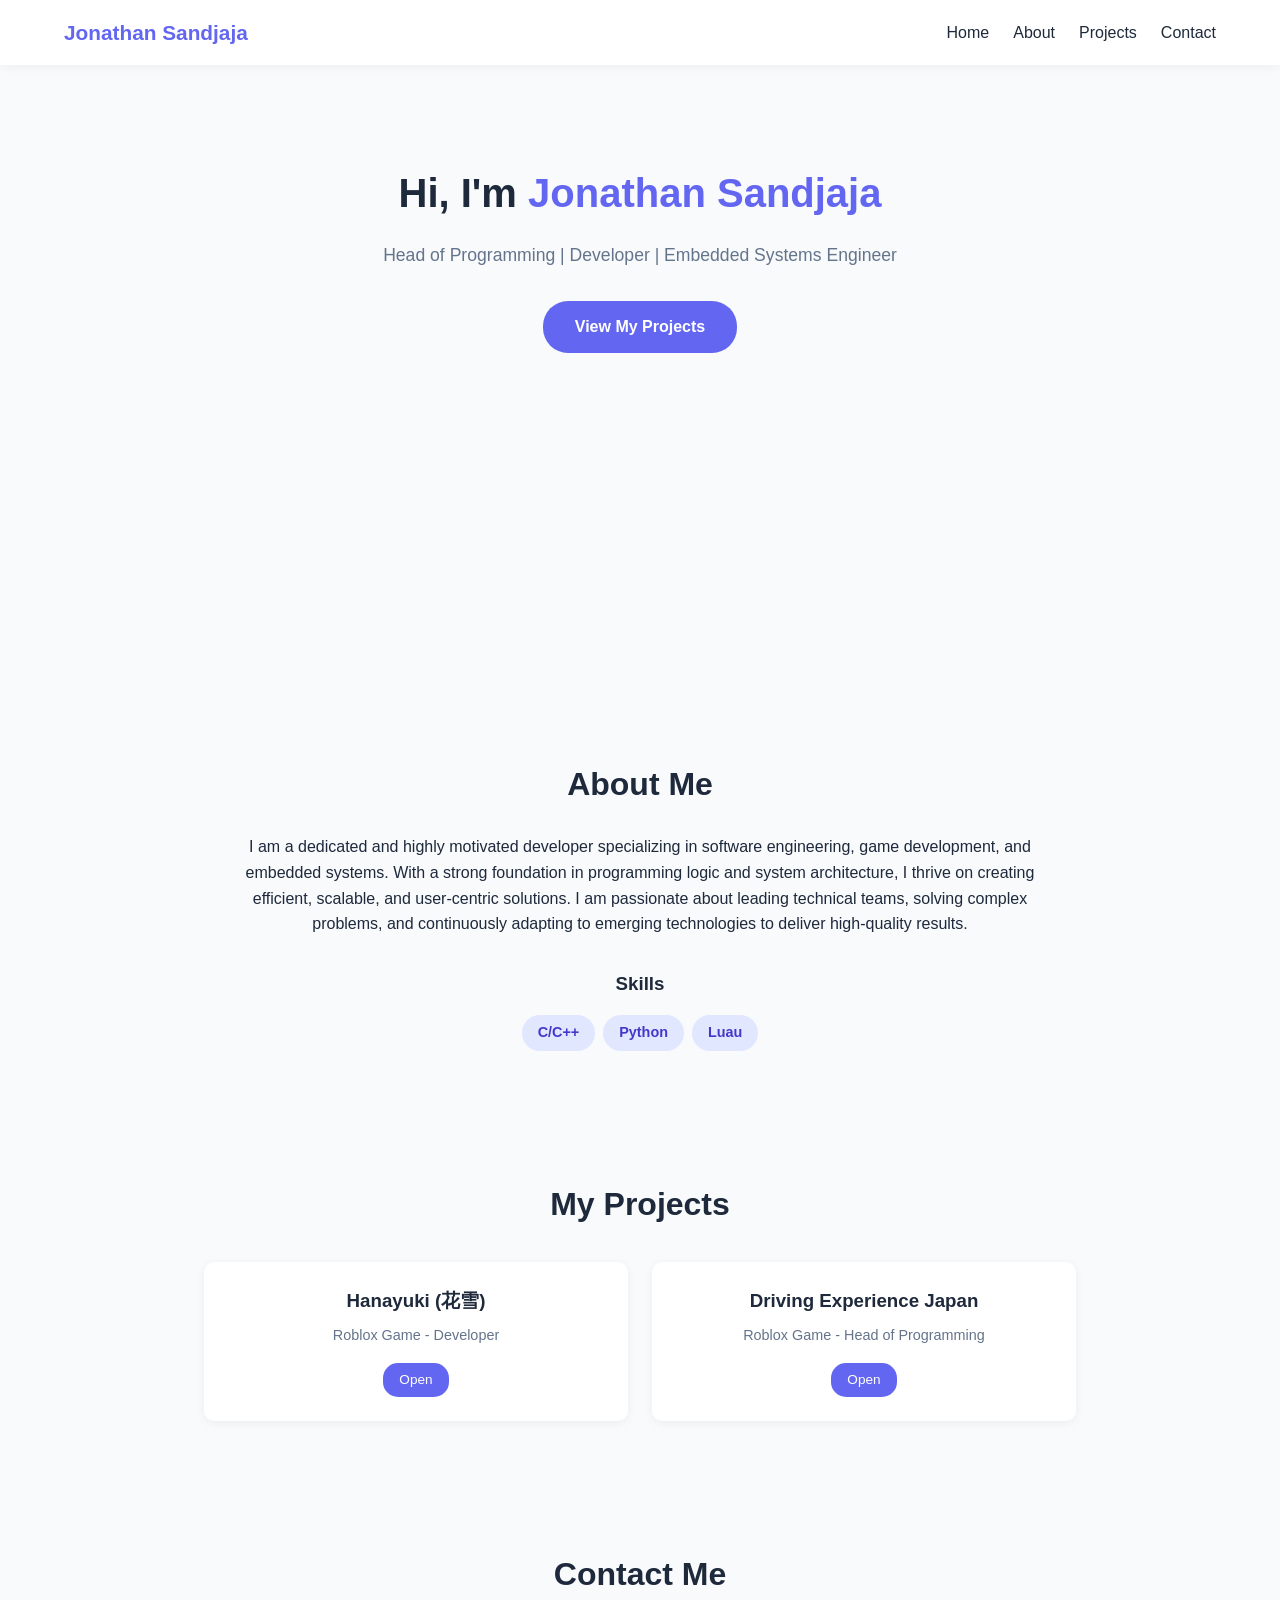
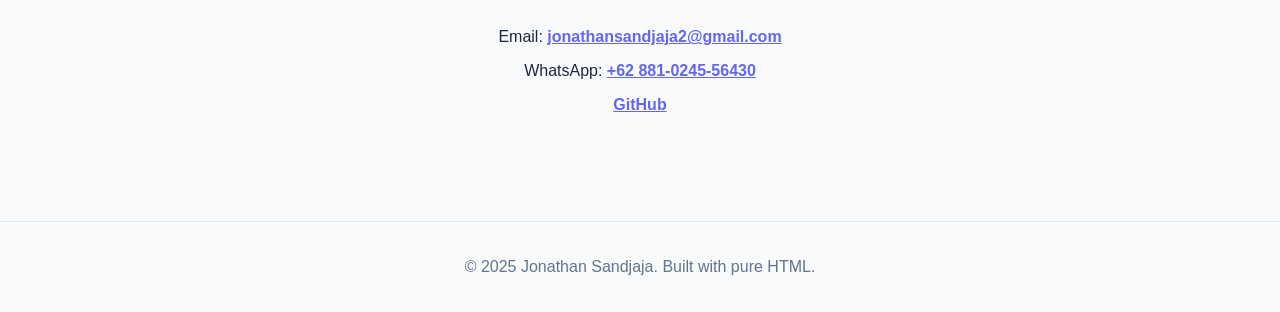
<file: index.html>
<!DOCTYPE html>
<html lang="en">
<head>
    <meta charset="UTF-8">
    <meta name="viewport" content="width=device-width, initial-scale=1.0">
    <title>Jonathan Sandjaja - Portfolio</title>
    <style>
        /* ==== SEMUA CSS MASUK KE SINI ==== */
        * {
            margin: 0;
            padding: 0;
            box-sizing: border-box;
            font-family: Arial, sans-serif;
        }

        body {
            background: #f8fafc;
            color: #1e293b;
            line-height: 1.6;
        }

        /* NAVBAR */
        .navbar {
            display: flex;
            justify-content: space-between;
            align-items: center;
            padding: 1rem 5%;
            background: white;
            position: sticky;
            top: 0;
            box-shadow: 0 2px 10px rgba(0,0,0,0.05);
        }

        .logo {
            font-weight: bold;
            font-size: 1.3rem;
            color: #6366f1;
        }

        .menu {
            display: flex;
            list-style: none;
            gap: 1.5rem;
        }

        .menu a {
            text-decoration: none;
            color: #1e293b;
            font-weight: 500;
        }

        .menu a:hover {
            color: #6366f1;
        }

        /* HERO */
        .hero {
            text-align: center;
            padding: 6rem 5%;
            min-height: 70vh;
        }

        .hero h1 {
            font-size: 2.5rem;
            margin-bottom: 1rem;
        }

        .hero h1 span {
            color: #6366f1;
        }

        .hero p {
            color: #64748b;
            font-size: 1.1rem;
            margin-bottom: 2rem;
        }

        .btn {
            display: inline-block;
            padding: 0.8rem 2rem;
            background: #6366f1;
            color: white;
            text-decoration: none;
            border-radius: 25px;
            font-weight: 600;
            transition: 0.3s;
        }

        .btn:hover {
            background: #4f46e5;
        }

        /* SECTION */
        .section {
            padding: 4rem 5%;
            max-width: 1000px;
            margin: 0 auto;
        }

        .section h2 {
            font-size: 2rem;
            text-align: center;
            margin-bottom: 1.5rem;
        }

        .about-text {
            text-align: center;
            max-width: 800px;
            margin: 0 auto 2rem auto;
        }

        /* SKILLS */
        .skills {
            display: flex;
            flex-wrap: wrap;
            gap: 0.5rem;
            justify-content: center;
            margin-top: 1rem;
        }

        .skills span {
            background: #e0e7ff;
            color: #4338ca;
            padding: 0.4rem 1rem;
            border-radius: 20px;
            font-size: 0.9rem;
            font-weight: bold;
        }

        /* PROJECTS */
        .project-grid {
            display: grid;
            grid-template-columns: repeat(auto-fit, minmax(250px, 1fr));
            gap: 1.5rem;
            margin-top: 2rem;
        }

        .card {
            background: white;
            padding: 1.5rem;
            border-radius: 10px;
            box-shadow: 0 2px 10px rgba(0,0,0,0.06);
            text-align: center;
        }

        .card:hover {
            transform: translateY(-4px);
            transition: 0.3s;
            box-shadow: 0 8px 20px rgba(0,0,0,0.1);
        }

        .card h3 {
            margin-bottom: 0.5rem;
        }

        .card p {
            color: #64748b;
            font-size: 0.9rem;
            margin-bottom: 1rem;
        }

        .btn-small {
            display: inline-block;
            padding: 0.4rem 1rem;
            background: #6366f1;
            color: white;
            text-decoration: none;
            border-radius: 15px;
            font-size: 0.85rem;
        }

        .btn-small:hover {
            background: #4f46e5;
        }

        /* CONTACT */
        #contact {
            text-align: center;
        }

        #contact p {
            margin-bottom: 0.5rem;
        }

        #contact a {
            color: #6366f1;
            font-weight: bold;
        }

        /* FOOTER */
        footer {
            text-align: center;
            padding: 2rem;
            color: #64748b;
            border-top: 1px solid #e2e8f0;
            margin-top: 2rem;
        }

        /* RESPONSIVE */
        @media (max-width: 600px) {
            .navbar { flex-direction: column; gap: 10px; }
            .menu { gap: 1rem; font-size: 0.85rem; }
            .hero h1 { font-size: 1.8rem; }
            .section h2 { font-size: 1.5rem; }
        }
    </style>
</head>
<body>

    <!-- NAVBAR -->
    <nav class="navbar">
        <div class="logo">Jonathan Sandjaja</div>
        <ul class="menu">
            <li><a href="#home">Home</a></li>
            <li><a href="#about">About</a></li>
            <li><a href="#projects">Projects</a></li>
            <li><a href="#contact">Contact</a></li>
        </ul>
    </nav>

    <!-- HERO -->
    <section id="home" class="hero">
        <h1>Hi, I'm <span>Jonathan Sandjaja</span></h1>
        <p>Head of Programming | Developer | Embedded Systems Engineer</p>
        <a href="#projects" class="btn">View My Projects</a>
    </section>

    <!-- ABOUT -->
    <section id="about" class="section">
        <h2>About Me</h2>
        <p class="about-text">
            I am a dedicated and highly motivated developer specializing in software engineering, game development, and embedded systems. With a strong foundation in programming logic and system architecture, I thrive on creating efficient, scalable, and user-centric solutions. I am passionate about leading technical teams, solving complex problems, and continuously adapting to emerging technologies to deliver high-quality results.
        </p>

        <h3 style="text-align: center; margin-top: 2rem;">Skills</h3>
        <div class="skills">
            <span>C/C++</span>
            <span>Python</span>
            <span>Luau</span>
        </div>
    </section>

    <!-- PROJECTS -->
    <section id="projects" class="section">
        <h2>My Projects</h2>
        <div class="project-grid">

            <div class="card">
                <h3>Hanayuki (花雪)</h3>
                <p>Roblox Game - Developer</p>
                <a href="project-1.html" class="btn-small">Open</a>
            </div>

            <div class="card">
                <h3>Driving Experience Japan</h3>
                <p>Roblox Game - Head of Programming</p>
                <a href="project-2.html" class="btn-small">Open</a>
            </div>

        </div>
    </section>

    <!-- CONTACT -->
    <section id="contact" class="section">
        <h2>Contact Me</h2>
        <p>Email: <a href="mailto:jonathansandjaja2@gmail.com">jonathansandjaja2@gmail.com</a></p>
        <p>WhatsApp: <a href="https://wa.me/62881024556430" target="_blank">+62 881-0245-56430</a></p>
        <p>
            <a href="https://github.com/JonathanSandjaja" target="_blank">GitHub</a>
        </p>
    </section>

    <!-- FOOTER -->
    <footer>
        <p>© 2025 Jonathan Sandjaja. Built with pure HTML.</p>
    </footer>

</body>
</html>
</file>
